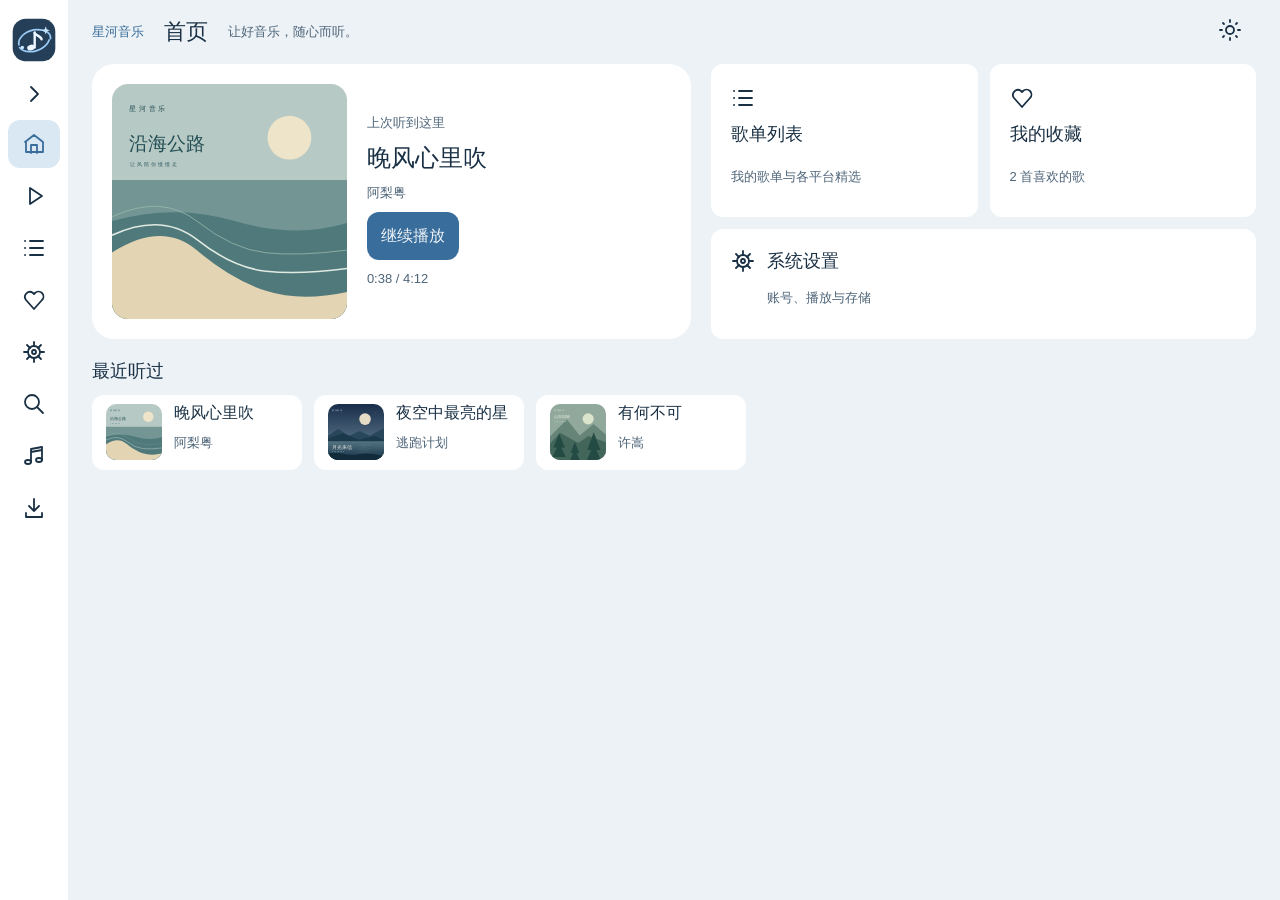
<file: design/landscape-v1/index.html>
<!doctype html>
<html lang="zh-CN">
<head><meta charset="utf-8"><meta name="viewport" content="width=device-width,initial-scale=1"><meta name="color-scheme" content="dark light"><title>星河音乐</title><link rel="stylesheet" href="styles.css"></head>
<body>
<div class="app">
  <aside class="rail"><a class="brand" href="#home" aria-label="星河音乐首页"><img src="../portrait-v1/assets/logo.svg" alt="星河音乐"><span>星河音乐</span></a><button id="collapse" aria-label="展开侧栏" aria-expanded="false"></button><nav id="navigation" aria-label="主导航"></nav></aside>
  <div class="workspace"><header><span class="wordmark">星河音乐</span><h1 id="heading">首页</h1><div id="header-extra"></div><button id="theme" aria-label="切换主题"></button></header><main id="content"></main><footer id="mini"></footer></div>
</div>
<dialog id="dialog"><div class="dialog-heading"><h2 id="dialog-title"></h2><button id="close-dialog" aria-label="关闭"></button></div><div id="dialog-content"></div></dialog><div id="notice" role="status" aria-live="polite"></div>
<script src="app.js"></script>
</body></html>
</file>
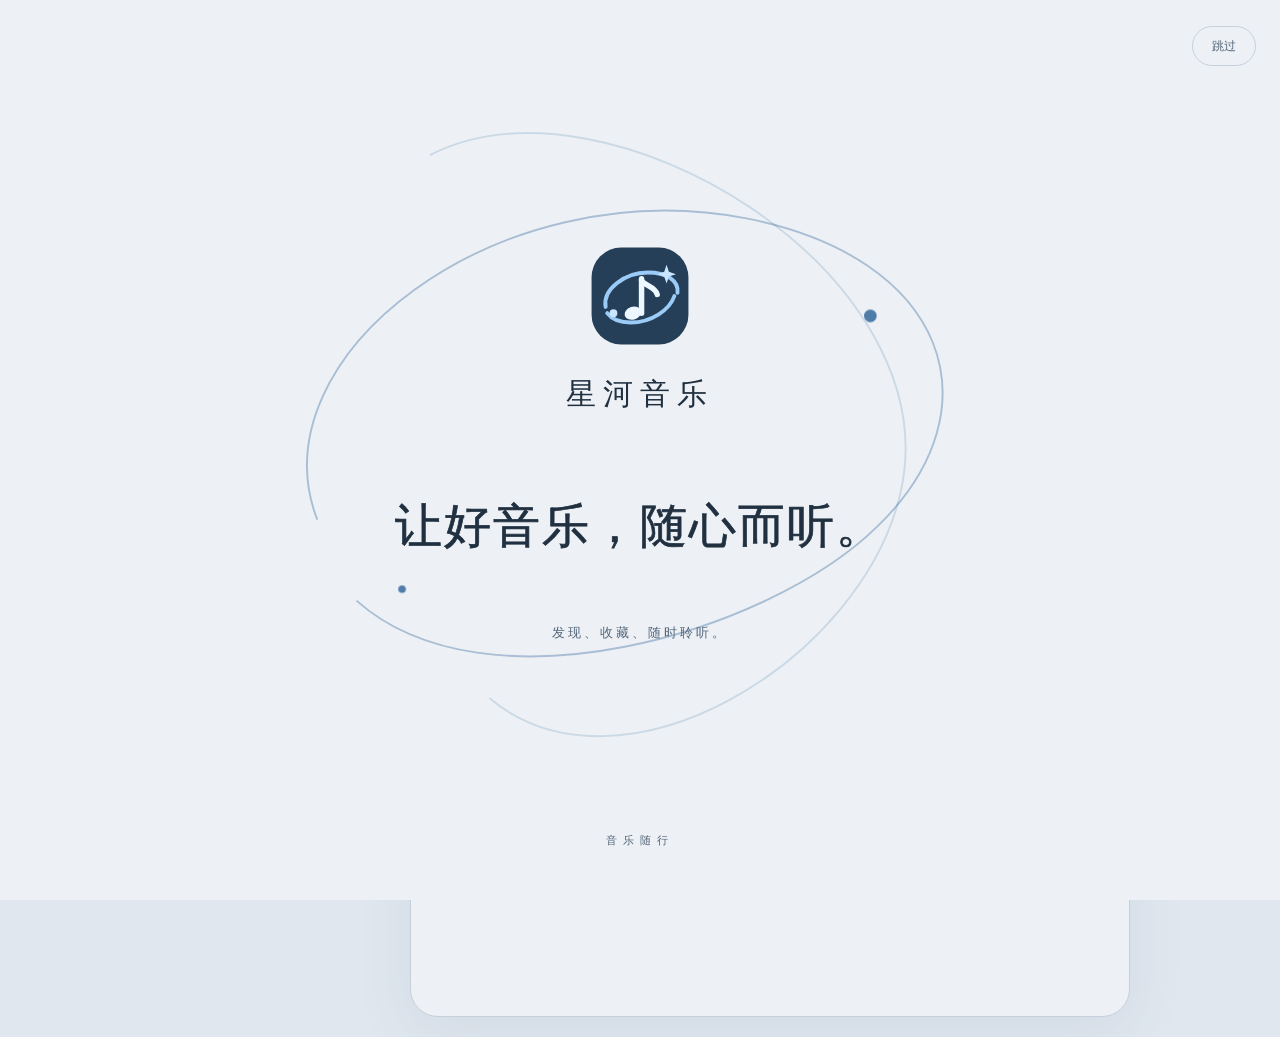
<file: design/portrait-v1/index.html>
<!doctype html>
<html lang="zh-CN">
<head>
  <meta charset="utf-8"><meta name="viewport" content="width=device-width,initial-scale=1">
  <meta name="color-scheme" content="dark light">
  <title>星河音乐</title>
  <link rel="stylesheet" href="styles.css">
</head>
<body>
  <aside class="review-rail">
    <div class="rail-heading"><a class="studio-brand" href="#home"><img class="brand-logo" src="assets/logo.svg" alt="星河音乐标志"><span class="brand-copy">星河音乐<small>音乐随行</small></span></a><button id="rail-toggle" class="rail-toggle" aria-label="收起侧边栏" aria-expanded="true" title="收起侧边栏"><svg class="icon" viewBox="0 0 24 24" aria-hidden="true"><path d="m15 5-7 7 7 7"/></svg></button></div>
    <p class="rail-label">页面预览</p>
    <nav id="review-nav" aria-label="设计页面"></nav>
    <div class="rail-bottom"><div class="review-tools"><button id="theme-preview" title="切换日间">切换日间</button><button id="actual-preview" title="铺满窗口">铺满窗口</button><button id="replay-splash" title="重播开屏">重播开屏</button></div><a href="design-guide.html" class="guide-link" title="功能说明">功能说明 ↗</a><small>静态预览</small></div>
  </aside>
  <main class="stage">
    <div class="stage-caption"><span>星河音乐</span><span id="page-caption">首页</span></div>
    <div class="device" id="device">
      <header class="status-bar"><span>09:41</span><a class="status-brand" href="#home"><img src="assets/logo.svg" alt=""><span>星河音乐</span></a><span class="status-spacer" aria-hidden="true"></span></header>
      <div id="screen"></div>
      <div id="mini-player"></div>
      <div id="overlay-root"></div>
      <div id="toast" role="status" aria-live="polite"></div>
    </div>
  </main>
  <div id="splash-root"></div>
  <script src="video.js"></script>
  <script src="app.js"></script>
  <script src="splash.js"></script>
</body>
</html>
</file>
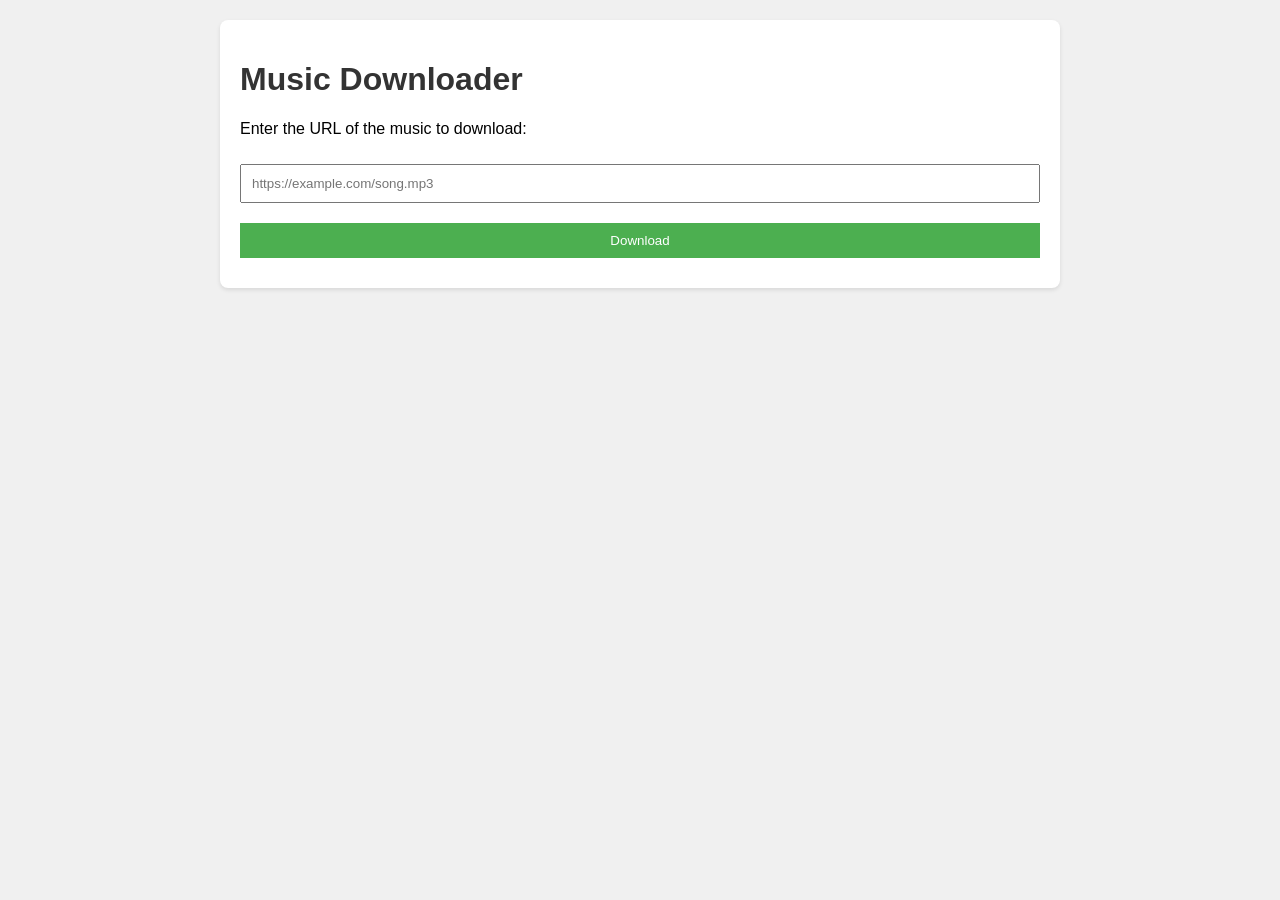
<file: engine/upstream/desktop/index.html>
<!DOCTYPE html>
<html lang="en">
<head>
    <meta charset="UTF-8">
    <meta name="viewport" content="width=device-width, initial-scale=1.0">
    <title>Music DL Desktop</title>
    <style>
        body {
            font-family: Arial, sans-serif;
            margin: 0;
            padding: 20px;
            background-color: #f0f0f0;
        }
        h1 {
            color: #333;
        }
        .container {
            max-width: 800px;
            margin: 0 auto;
            background: white;
            padding: 20px;
            border-radius: 8px;
            box-shadow: 0 2px 4px rgba(0,0,0,0.1);
        }
        input, button {
            margin: 10px 0;
            padding: 10px;
            width: 100%;
            box-sizing: border-box;
        }
        button {
            background-color: #4CAF50;
            color: white;
            border: none;
            cursor: pointer;
        }
        button:hover {
            background-color: #45a049;
        }
    </style>
</head>
<body>
    <div class="container">
        <h1>Music Downloader</h1>
        <p>Enter the URL of the music to download:</p>
        <input type="text" id="urlInput" placeholder="https://example.com/song.mp3">
        <button onclick="downloadMusic()">Download</button>
        <div id="status"></div>
    </div>

    <script>
        function downloadMusic() {
            const url = document.getElementById('urlInput').value;
            const status = document.getElementById('status');
            if (url) {
                status.innerHTML = 'Downloading...';
                // Here you would integrate with the music-dl backend
                // For now, just simulate
                setTimeout(() => {
                    status.innerHTML = 'Download completed!';
                }, 2000);
            } else {
                status.innerHTML = 'Please enter a URL.';
            }
        }
    </script>
</body>
</html>
</file>
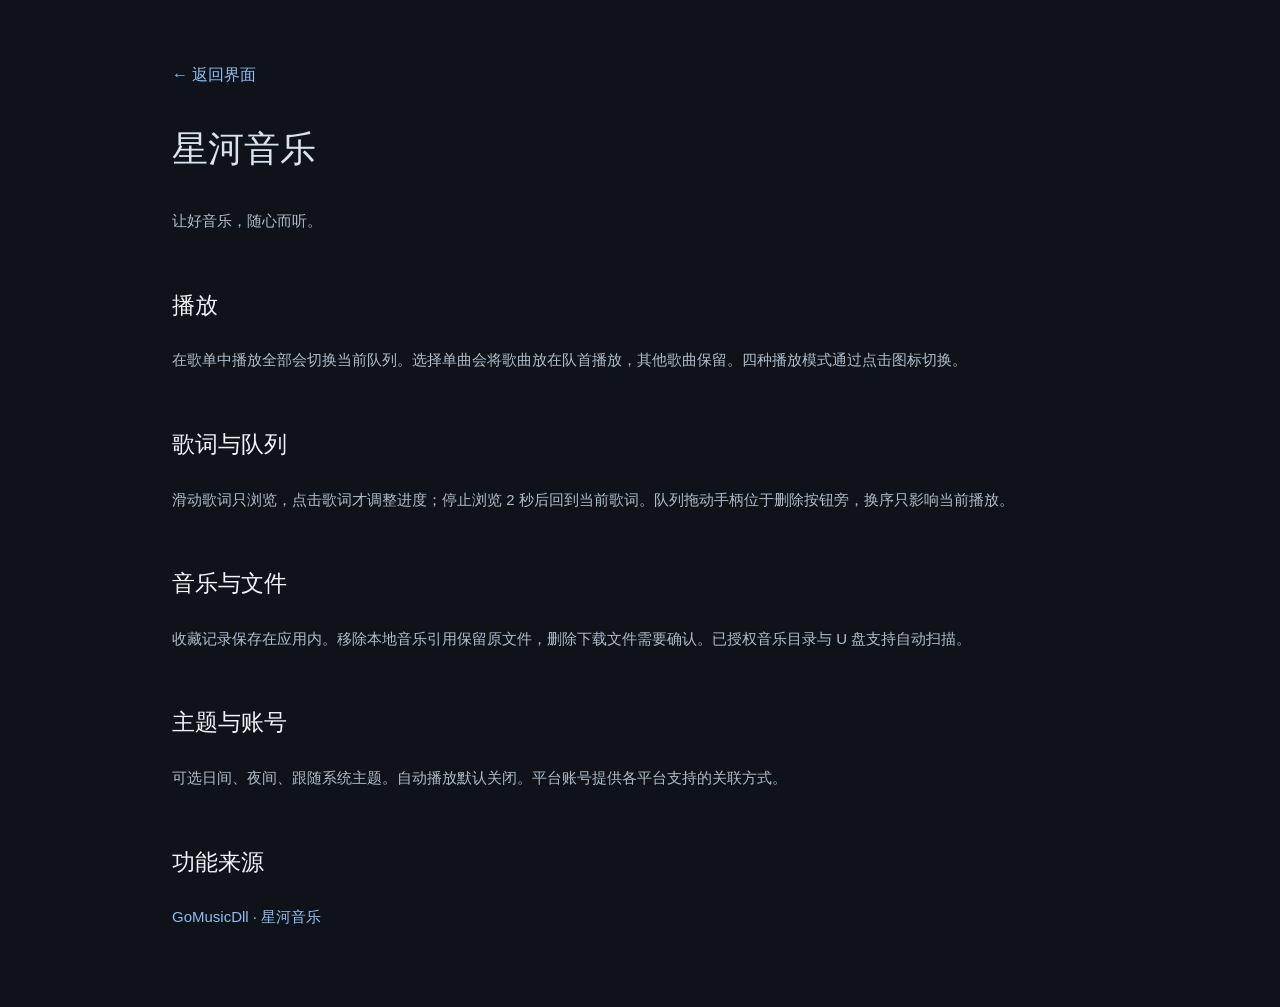
<file: design/portrait-v1/design-guide.html>
<!doctype html>
<html lang="zh-CN"><head><meta charset="utf-8"><meta name="viewport" content="width=device-width,initial-scale=1"><title>星河音乐 · 功能说明</title><link rel="stylesheet" href="styles.css"></head><body><main class="design-guide"><a href="index.html">← 返回界面</a><h1>星河音乐</h1><p>让好音乐，随心而听。</p><h2>播放</h2><p>在歌单中播放全部会切换当前队列。选择单曲会将歌曲放在队首播放，其他歌曲保留。四种播放模式通过点击图标切换。</p><h2>歌词与队列</h2><p>滑动歌词只浏览，点击歌词才调整进度；停止浏览 2 秒后回到当前歌词。队列拖动手柄位于删除按钮旁，换序只影响当前播放。</p><h2>音乐与文件</h2><p>收藏记录保存在应用内。移除本地音乐引用保留原文件，删除下载文件需要确认。已授权音乐目录与 U 盘支持自动扫描。</p><h2>主题与账号</h2><p>可选日间、夜间、跟随系统主题。自动播放默认关闭。平台账号提供各平台支持的关联方式。</p><h2>功能来源</h2><p><a href="https://github.com/guohuiyuan/go-music-dl" target="_blank" rel="noopener">GoMusicDll</a> · <a href="https://github.com/liangle902/CarMusic" target="_blank" rel="noopener">星河音乐</a></p></main></body></html>
</file>
<file: design/landscape-v1/styles.css>
:root{--bg:#151b23;--surface:#202832;--soft:#293440;--ink:#f8fafc;--muted:#aebac7;--accent:#8ebef2;--selected:#263f58;--danger:#e85063;--rule:#3b4858;color-scheme:dark;font-family:"Microsoft YaHei","Noto Sans SC",sans-serif}
*{box-sizing:border-box}body{margin:0;background:var(--bg);color:var(--ink)}body.day{--bg:#edf2f6;--surface:#fff;--soft:#e0e9f0;--ink:#193044;--muted:#4e6579;--accent:#396d9b;--selected:#dae8f3;--rule:#bbcad5;color-scheme:light}button,input,select{font:inherit}button{border:0;color:inherit;background:transparent;cursor:pointer;min-height:48px;border-radius:12px;padding:8px 14px}button:hover{background:var(--soft)}button:focus-visible,a:focus-visible,input:focus-visible{outline:3px solid var(--accent);outline-offset:3px}button:active{opacity:.72}button.primary{background:var(--accent);color:var(--bg)}button.icon{width:48px;padding:12px;flex-shrink:0}svg{height:24px;width:24px;stroke:currentColor;stroke-width:1.8;fill:none;stroke-linecap:round;stroke-linejoin:round}button.play{height:60px;width:60px;background:var(--accent);color:var(--bg);border-radius:50%}.app{display:flex;height:100dvh;padding:env(safe-area-inset-top) env(safe-area-inset-right) env(safe-area-inset-bottom) env(safe-area-inset-left);overflow:hidden}.rail{flex:0 0 68px;background:var(--surface);padding:8px;display:flex;flex-direction:column;align-items:center;overflow:hidden}.rail.expanded{flex-basis:172px}.brand{display:flex;align-items:center;gap:12px;text-decoration:none;color:var(--ink);min-height:64px}.brand img{width:44px;height:44px}.brand span,.nav-label{display:none}.expanded .brand span,.expanded .nav-label{display:block}.rail>button{width:100%}.rail nav{width:100%;overflow:auto;min-height:0;display:grid;gap:4px}.rail nav button{display:flex;align-items:center;gap:12px;width:100%;justify-content:center;text-align:left;flex-shrink:0}.expanded nav button{justify-content:flex-start}.rail nav .active,.tabs .active,.section-nav .active{background:var(--selected);color:var(--accent)}.workspace{min-width:0;flex:1;display:flex;flex-direction:column;padding:0 24px}header{height:64px;flex-shrink:0;display:flex;align-items:center;gap:20px}.wordmark{font-size:13px;color:var(--accent)}h1{font-size:22px;font-weight:500;margin:0;flex:1}h2{font-weight:500;font-size:22px;margin:0}h3{font-weight:500;margin:0;font-size:18px}p{margin:8px 0;color:var(--muted);font-size:13px;line-height:1.7}main{flex:1;min-height:0;overflow:auto;padding-bottom:12px}.card{background:var(--surface);border-radius:22px;padding:20px}.home{display:grid;grid-template-columns:1.1fr 1fr;gap:20px}.welcome{grid-column:1/-1}.welcome h2{font-size:28px}.hero{display:flex;gap:20px;align-items:center}.hero img{width:42%;max-width:250px;aspect-ratio:1;object-fit:cover;border-radius:16px}.hero>div{min-width:0;flex:1}.entries{display:grid;grid-template-columns:1fr 1fr;gap:12px}.entry{text-align:left;background:var(--surface);padding:20px;display:flex;flex-direction:column;justify-content:center;gap:12px}.entry h3{margin:0}.recent{grid-column:1/-1}.recent-items{display:flex;gap:12px;overflow:auto;margin-top:12px}.recent-items button{display:flex;align-items:center;gap:12px;background:var(--surface);text-align:left;min-width:210px}.recent-items img{width:56px;height:56px;object-fit:cover;border-radius:10px}.player{height:100%;min-height:0;display:grid;grid-template-columns:40% 1fr;grid-template-rows:minmax(0,1fr) auto;gap:20px 32px}.record{min-height:0;display:flex;align-items:center;gap:20px}.record-art{width:min(45%,250px);max-height:100%;aspect-ratio:1;object-fit:cover;border-radius:20px}.record-info{min-width:0;flex:1}.track-title{display:block;overflow:hidden;white-space:nowrap;text-overflow:ellipsis;font-size:24px}.source{font-size:11px;color:var(--muted)}.lyrics{min-height:0;overflow:auto;scroll-behavior:smooth;text-align:center;display:flex;flex-direction:column;align-items:stretch;scroll-padding-top:20px}.lyrics button{font-size:18px;padding:14px 0;color:var(--muted);min-height:56px;flex-shrink:0}.lyrics button.active{color:var(--accent);font-size:22px}.transport{grid-column:1/-1;display:flex;flex-direction:column;gap:8px}.seek{display:flex;align-items:center;gap:12px;font-size:12px;color:var(--muted)}input[type=range]{flex:1;min-width:0;accent-color:var(--accent)}.transport-buttons{display:flex;align-items:center;justify-content:space-between}.central-controls{display:flex;align-items:center;gap:24px}.heart.selected{color:var(--danger)}.tabs{display:flex;gap:8px;overflow:auto;margin-bottom:12px;white-space:nowrap}.tabs button{flex-shrink:0}.library{height:100%;display:flex;flex-direction:column}.library-body{flex:1;min-height:0;display:grid;grid-template-columns:108px 1fr;gap:20px}.section-nav{display:flex;flex-direction:column;gap:8px;overflow:auto}.section-nav button{text-align:left}.playlist-grid{overflow:auto;display:grid;grid-template-columns:repeat(auto-fill,minmax(145px,1fr));align-content:start;gap:20px}.playlist-card{padding:0;text-align:left}.playlist-card img{width:100%;aspect-ratio:1;object-fit:cover;border-radius:16px}.playlist-card h3{font-size:14px;margin-top:10px}.song-list{height:100%;display:flex;flex-direction:column;min-height:0}.song-list>div.rows{overflow:auto;flex:1;min-height:0}.song{display:flex;gap:12px;align-items:center;min-height:84px;border-bottom:1px solid var(--rule)}.song>img{width:48px;height:48px;object-fit:cover;border-radius:10px}.song-info{flex:1;text-align:left;min-width:0;padding-left:0}.song .track-title{font-size:16px}.song small{display:block;color:var(--muted);margin-top:4px}.toolbar{display:flex;align-items:center;flex-wrap:wrap;gap:8px;margin-bottom:8px}.toolbar h3{flex:1}.search{height:100%;display:grid;grid-template-columns:240px 1fr;gap:24px}.search-controls{overflow:auto;min-height:0}.search-controls input{width:100%;min-height:52px;border:1px solid var(--rule);padding:12px;border-radius:12px;background:var(--surface);color:var(--ink)}.search-controls .tabs{flex-wrap:wrap;overflow:visible;margin:12px 0}.search-controls>button{width:100%}.settings{height:100%;display:grid;grid-template-columns:152px 1fr;gap:28px}.settings-content{overflow:auto;min-height:0}.setting-row{display:flex;align-items:center;justify-content:space-between;gap:20px;min-height:64px;border-bottom:1px solid var(--rule)}.setting-row input{width:24px;height:24px;accent-color:var(--accent)}.setting-row select{background:var(--surface);color:var(--ink);border:1px solid var(--rule);padding:12px;border-radius:10px}footer:not(:empty){margin-bottom:8px;padding:4px 12px;background:var(--surface);border-radius:14px;display:flex;align-items:center;gap:12px;min-height:56px}footer>div{flex:1;min-width:0}footer .track-title{font-size:14px}dialog{border:0;border-radius:24px;background:var(--surface);color:var(--ink);width:min(620px,90vw);max-height:90dvh;padding:20px}dialog::backdrop{background:#0009}.dialog-heading{display:flex;align-items:center;justify-content:space-between;gap:16px;margin-bottom:12px}#dialog-content{overflow:auto;max-height:calc(90dvh - 112px)}.queue-row{display:flex;align-items:center;gap:8px;min-height:70px;border-bottom:1px solid var(--rule)}.queue-row .song-info{flex:1}.queue-row.dragging{background:var(--selected)}.queue-row .grip{cursor:grab;touch-action:none}.qr{width:180px;height:180px;background:#fff;color:#111;display:grid;place-items:center;margin:12px auto}.qr svg{width:140px;height:140px}#notice{position:fixed;left:50%;bottom:24px;transform:translateX(-50%);background:var(--selected);border:1px solid var(--rule);border-radius:14px;padding:12px 20px;display:none;font-size:14px;z-index:5}
@media(min-width:1000px){.record{flex-direction:column;justify-content:center;text-align:center}.record-art{width:auto;height:min(65%,360px)}.record-info{flex:0;width:100%}.record .track-title{margin-top:12px}}
@media(max-height:479px) and (min-width:600px){.workspace{padding:0 16px}header{height:48px}.brand{min-height:44px}.brand img{width:32px;height:32px}.home{gap:12px;grid-template-columns:1.2fr 1fr}.welcome h2{font-size:22px}.welcome p{margin:4px 0}.hero{padding:16px;gap:16px}.entry{padding:14px;gap:6px}.entry p{margin:0;font-size:12px}.entry h3{font-size:16px}.recent-items{margin-top:8px}.player{gap:8px 24px;grid-template-columns:42% 1fr}.record{gap:16px}.record-art{max-width:160px}.track-title{font-size:20px}.lyrics button{padding:8px 0;min-height:48px;font-size:16px}.lyrics button.active{font-size:18px}.transport{gap:0}.transport-buttons{height:56px}button.play{width:52px;height:52px}.tabs{margin-bottom:4px}.playlist-grid{grid-template-columns:repeat(auto-fill,minmax(110px,1fr));gap:12px}.song{min-height:72px}.settings{gap:20px}.setting-row{min-height:56px}.search{grid-template-columns:220px 1fr;gap:20px}.qr{height:140px;width:140px}.qr svg{height:110px;width:110px}}
@media(max-width:599px){.workspace{padding:0 16px}.home{display:flex;flex-direction:column}.hero img{width:38%}.player{grid-template-columns:1fr;grid-template-rows:minmax(0,1fr) minmax(0,1fr) auto;gap:12px}.record{justify-content:center}.record-art{max-height:100%;width:38%}.lyrics{min-height:100px}.transport{grid-column:auto}.search,.settings{display:flex;flex-direction:column;gap:12px}.search-controls{flex-shrink:0;max-height:200px}.search-controls .tabs{flex-wrap:nowrap;overflow:auto}.search-controls>button{width:auto}.search .song-list{flex:1}.settings .section-nav{flex-direction:row;flex-shrink:0}.settings .section-nav button{white-space:nowrap}.settings-content{flex:1}.playlist-grid{grid-template-columns:repeat(2,minmax(0,1fr))}.library-body{grid-template-columns:84px 1fr;gap:12px}.rail.expanded{flex-basis:150px}.welcome h2{font-size:24px}}
@media(prefers-reduced-motion:reduce){*{scroll-behavior:auto!important;transition:none!important}}

.entries .entry:last-child{grid-column:1/-1;display:grid;grid-template-columns:24px 1fr;column-gap:12px;row-gap:4px}.entries .entry:last-child svg{grid-row:1/3}.entries .entry:last-child p{grid-column:2}

.horizontal .welcome{display:none}.horizontal h1{flex:0 0 auto}.horizontal #header-extra{flex:1;min-width:0;display:flex;align-items:center;gap:12px}.header-slogan{color:var(--muted);font-size:13px;overflow:hidden;text-overflow:ellipsis;white-space:nowrap}.search-input{min-width:0;flex:1;width:100%;min-height:48px;border:1px solid var(--rule);padding:10px 14px;border-radius:12px;background:var(--surface);color:var(--ink)}@media(min-width:600px) and (max-height:479px){.playlist-card img{aspect-ratio:auto;height:88px;object-fit:cover}.search-controls .tabs{margin-top:0}.wordmark{display:none}.playlist-grid{grid-template-columns:repeat(auto-fill,minmax(128px,1fr))}}

.search{display:flex;flex-direction:column;gap:8px}.search-controls{overflow:visible;flex:0 0 auto}.search-filter{display:flex;align-items:center;gap:8px;flex-wrap:wrap}.search-filter .tabs{margin:0;gap:8px;overflow:visible}.search-filter button{font-size:13px}.search .song-list{flex:1;min-height:0}.source-status{color:var(--muted);font-size:12px!important}.source-options{flex-wrap:wrap;overflow:visible}.horizontal #header-extra:has(.search-input){justify-content:flex-end}.horizontal .search-input{flex:0 1 310px;width:310px;max-width:100%;background:var(--soft);border:0;border-radius:24px;min-height:48px}.horizontal #header-extra>.primary{flex-shrink:0}.horizontal #header-extra{gap:8px}
</file>
<file: design/portrait-v1/styles.css>
:root{--bg:#151b23;--surface:#202832;--raised:#293440;--ink:#f0f4f8;--muted:#aebac7;--subtle:#8293a5;--line:#354351;--accent:#8ebef2;--accent-fill:#263f58;--on-accent:#132332;--danger:#edaaa8;--radius:20px;--font:"Microsoft YaHei UI","Microsoft YaHei","PingFang SC",sans-serif}
*{box-sizing:border-box}body{margin:0;background:#0f1319;color:var(--ink);font-family:var(--font);font-size:16px}button,input,select,textarea{font:inherit}button,a,input,select{ -webkit-tap-highlight-color:transparent}button{color:inherit;cursor:pointer;border:0;background:none}a{color:inherit;text-decoration:none}button:focus-visible,a:focus-visible,input:focus-visible,select:focus-visible{outline:3px solid var(--accent);outline-offset:4px}button:active{opacity:.7}button:disabled{opacity:.45;cursor:default}.review-rail{width:260px;position:fixed;inset:0 auto 0 0;padding:36px 24px;background:#171c24;border-right:1px solid #29323d;display:flex;flex-direction:column;z-index:5}.studio-brand{display:flex;align-items:center;gap:14px;font-weight:600;font-size:20px}.brand-mark{display:grid;place-items:center;width:42px;height:42px;border-radius:13px;background:#8ebef2;color:#182633;font-size:22px}.studio-brand small{display:block;font-size:11px;font-weight:400;color:#97a9bc;margin-top:6px}.rail-label{margin:42px 0 14px;color:#97a9bc;font-size:12px}#review-nav{display:flex;flex-direction:column;gap:4px}#review-nav a{padding:10px 12px;display:flex;gap:12px;align-items:center;border-radius:8px;font-size:13px;color:#afbdcc}#review-nav a.active{color:#d5e8ff;background:#2b3b50}#review-nav svg{width:18px;height:18px}.rail-bottom{margin-top:auto;padding-top:28px;font-size:12px;color:#97a9bc}.rail-bottom p{margin:7px 0}.rail-bottom a{display:block;color:#c1d6ed;margin:22px 0}.rail-bottom small{font-size:11px;line-height:1.8}.review-tools{display:flex;gap:8px;margin-top:16px}.review-tools button{padding:8px;background:#283342;border-radius:7px;font-size:11px}.stage{padding:30px 30px 20px;margin-left:260px;display:flex;flex-direction:column;align-items:center}.stage-caption{display:flex;justify-content:space-between;width:min(100%,720px);font-size:12px;color:#97a9bc;margin-bottom:16px}.stage-note{font-size:11px;color:#8191a4;line-height:1.8;text-align:center}.device{position:relative;width:720px;height:960px;background:var(--bg);border:1px solid #354351;border-radius:28px;overflow:hidden;display:flex;flex-direction:column;box-shadow:0 24px 80px #0005;color:var(--ink)}.status-bar{height:44px;flex:none;padding:0 28px;display:flex;align-items:center;justify-content:space-between;font-size:13px;color:var(--muted);border-bottom:1px solid var(--line)}.status-center{font-size:11px;letter-spacing:2px}.status-bar i{display:inline-block;width:6px;height:6px;border-radius:50%;background:var(--accent);margin:0 8px}#screen{flex:1;min-height:0;overflow-y:auto;scrollbar-width:thin;scrollbar-color:var(--line) transparent;position:relative}.page{padding:28px 32px 24px;min-height:100%}.page-head{display:flex;align-items:center;justify-content:space-between;margin-bottom:26px;gap:16px}.page-head h1{font-size:28px;font-weight:600;margin:0;letter-spacing:.02em}.page-head p{font-size:14px;color:var(--muted);margin:8px 0 0}.page-head .head-left{display:flex;align-items:center;gap:12px}.icon{width:24px;height:24px;stroke:currentColor;stroke-width:1.7;fill:none;stroke-linecap:round;stroke-linejoin:round;flex:none}.icon-button{height:48px;min-width:48px;display:inline-flex;align-items:center;justify-content:center;border-radius:50%;background:var(--surface)}.button{min-height:48px;padding:12px 22px;border-radius:14px;display:inline-flex;justify-content:center;align-items:center;gap:10px;background:var(--raised);font-weight:500;font-size:15px}.button.primary{background:var(--accent);color:var(--on-accent)}.button.ghost{background:transparent;border:1px solid var(--line)}.button.small{min-height:40px;padding:9px 15px;font-size:13px}.text-button{color:var(--accent);min-height:44px;padding:8px 0;display:inline-flex;align-items:center;gap:6px}.text-button .icon{width:18px;height:18px}.muted{color:var(--muted)}.section-heading{display:flex;justify-content:space-between;align-items:center;margin:24px 0 14px}.section-heading h2{font-size:18px;font-weight:500;margin:0}.section-heading small{color:var(--muted);font-size:12px}.section-heading button{font-size:13px}.cover{display:block;object-fit:cover;border-radius:14px;width:100%;aspect-ratio:1}.home-welcome{margin-bottom:26px}.home-welcome h1{font-size:29px;font-weight:500;margin:0}.home-welcome p{margin:9px 0 0;color:var(--muted);font-size:14px}.home-player{position:relative;display:grid;grid-template-columns:228px 1fr;gap:26px;padding:24px;background:var(--surface);border-radius:24px;align-items:center}.home-player .cover{border-radius:16px}.eyebrow{font-size:12px;color:var(--muted);display:flex;align-items:center;gap:6px;margin:0 0 16px}.home-player h2{font-size:28px;margin:0 0 9px;font-weight:500}.home-player .artist{color:var(--muted);font-size:15px;margin:0 0 25px}.home-player .resume-info{margin:12px 0 0;font-size:11px;color:var(--muted)}.entry-grid{display:grid;grid-template-columns:1fr 1fr;gap:16px;margin-top:18px}.entry{background:var(--surface);border-radius:20px;padding:24px;text-align:left;min-height:144px;position:relative}.entry>.icon{color:var(--accent);width:29px;height:29px;margin-bottom:16px}.entry h2{font-size:21px;margin:0 0 8px;font-weight:500}.entry p{font-size:13px;color:var(--muted);margin:0}.entry .arrow{position:absolute;right:20px;top:25px;color:var(--muted)}.settings-entry{display:flex;width:100%;align-items:center;gap:16px;border:1px solid var(--line);border-radius:16px;padding:16px 20px;margin-top:18px;text-align:left}.settings-entry>.icon{color:var(--muted)}.settings-entry strong{font-weight:500;font-size:16px}.settings-entry small{display:block;font-size:12px;color:var(--muted);margin-top:5px}.settings-entry .arrow{margin-left:auto}.recent-strip{display:grid;grid-template-columns:repeat(3,1fr);gap:14px}.recent-item{text-align:left;padding:0;display:flex;align-items:center;gap:10px}.recent-item img{width:48px;height:48px;border-radius:9px}.recent-item strong{font-size:12px;font-weight:500;display:block}.recent-item small{display:block;color:var(--muted);font-size:10px;margin-top:5px}#mini-player:empty{display:none}.mini-player{display:flex;align-items:center;gap:13px;height:76px;border-top:1px solid var(--line);padding:12px 26px;background:var(--surface)}.mini-song{display:flex;align-items:center;gap:13px;flex:1;min-width:0;text-align:left;padding:0}.mini-song img{width:48px;height:48px;border-radius:8px}.mini-song strong{font-size:15px;font-weight:500;display:block}.mini-song small{display:block;font-size:11px;color:var(--muted);margin-top:5px}.mini-player .icon-button{background:transparent}.playing-page{padding-top:20px}.playing-page .page-head{margin-bottom:25px}.playing-page .page-head h1{font-size:17px}.playing-page .page-head p{font-size:11px}.player-scene{display:grid;grid-template-columns:278px 1fr;gap:28px;align-items:center;min-height:278px}.artwork-button{padding:0;position:relative;display:block}.artwork-button .cover{border-radius:20px}.lyric-preview{text-align:left;padding:0;width:100%;line-height:1.8}.lyric-preview p{font-size:16px;color:var(--subtle);margin:18px 0}.lyric-preview p.active{font-size:23px;color:var(--accent);font-weight:500;line-height:1.7}.lyric-preview small{font-size:11px;color:var(--muted);display:flex;align-items:center;gap:7px;margin-top:23px}.lyric-preview small .icon{width:15px;height:15px}.track-heading{display:flex;justify-content:space-between;align-items:center;margin:24px 0 20px}.track-heading h2{font-size:27px;font-weight:500;margin:0 0 7px}.track-heading p{font-size:13px;color:var(--muted);margin:0}.quality{display:inline-block;border:1px solid var(--line);padding:2px 6px;border-radius:4px;color:var(--muted);font-size:9px;margin-left:8px}.favorite.selected{color:var(--accent)}.progress{width:100%;accent-color:var(--accent);height:20px;cursor:pointer;margin:0}.time-row{display:flex;justify-content:space-between;font-size:11px;color:var(--muted);margin:5px 0 15px;font-variant-numeric:tabular-nums}.transport{display:flex;align-items:center;justify-content:space-between;gap:18px;padding:0 32px}.transport .side-control{display:flex;flex-direction:column;align-items:center;gap:6px;min-width:66px;font-size:10px;color:var(--muted);min-height:64px;justify-content:center}.transport .side-control svg{width:22px;height:22px}.transport>.skip{width:66px;height:66px}.transport .play-button{width:80px;height:80px;border-radius:50%;background:var(--accent);color:var(--on-accent);display:grid;place-items:center}.transport .play-button svg{width:34px;height:34px}.queue-preview{margin-top:23px;border-top:1px solid var(--line);padding-top:5px}.queue-preview .section-heading{margin:9px 0 5px}.queue-preview .song-row{min-height:62px;padding:9px 0}.song-row{display:flex;align-items:center;gap:14px;min-height:78px;border-bottom:1px solid var(--line);padding:12px 0}.song-row:last-child{border-bottom:0}.song-row .song-cover{width:46px;height:46px;border-radius:8px;object-fit:cover}.song-main{flex:1;min-width:0;text-align:left;padding:0;min-height:44px;display:flex;flex-direction:column;justify-content:center}.song-main strong{font-size:16px;font-weight:500;display:block;overflow:hidden;text-overflow:ellipsis;white-space:nowrap}.song-main small{font-size:11px;color:var(--muted);margin-top:6px;display:block}.song-row.current .song-main strong{color:var(--accent)}.song-row .row-number{font-size:12px;color:var(--muted);width:22px;text-align:center}.song-row .duration{font-size:12px;color:var(--muted);min-width:40px}.song-row .icon-button{background:transparent}.equalizer{display:flex;gap:3px;height:16px;align-items:center;width:22px}.equalizer b{display:block;width:3px;background:var(--accent);border-radius:2px;height:9px}.equalizer b:nth-child(2){height:16px}.equalizer b:nth-child(3){height:12px}.tabs{display:flex;gap:8px;flex-wrap:wrap;border-bottom:1px solid var(--line);padding-bottom:16px;margin-bottom:22px}.tabs button{padding:12px 17px;border-radius:12px;color:var(--muted);font-size:14px;min-height:46px}.tabs button.active{background:var(--accent-fill);color:var(--accent)}.library-layout{display:grid;grid-template-columns:110px 1fr;gap:24px}.library-side{display:flex;flex-direction:column;gap:8px;border-right:1px solid var(--line);padding-right:14px}.library-side button{text-align:left;min-height:52px;border-radius:10px;padding:12px;font-size:14px;color:var(--muted)}.library-side button.active{background:var(--surface);color:var(--ink)}.library-content h2{font-size:18px;font-weight:500;margin:0}.library-content .section-heading{margin:0 0 18px}.playlist-grid{display:grid;grid-template-columns:1fr 1fr;gap:24px 18px}.playlist-card{padding:0;text-align:left;min-width:0}.playlist-card .art-wrap{position:relative}.playlist-card .cover{border-radius:14px}.playlist-card .count{position:absolute;bottom:10px;right:10px;background:#101823d9;color:#fff;border-radius:7px;padding:5px 9px;font-size:10px}.playlist-card h3{font-size:15px;font-weight:500;margin:12px 0 6px}.playlist-card p{font-size:11px;color:var(--muted);margin:0}.account-note{background:var(--surface);border-radius:12px;padding:13px 15px;font-size:12px;display:flex;align-items:center;justify-content:space-between;margin:0 0 20px;color:var(--muted);gap:10px}.account-note span{display:flex;align-items:center;gap:8px}.account-note .icon{width:17px;height:17px}.account-note button{font-size:12px;min-height:32px;color:var(--accent)}.filter-chips{display:flex;gap:8px;margin:0 0 18px;flex-wrap:wrap}.filter-chips button{font-size:12px;border:1px solid var(--line);border-radius:20px;min-height:38px;padding:8px 15px;color:var(--muted)}.filter-chips button.active{background:var(--surface);color:var(--ink);border-color:var(--accent)}.collection-hero{display:flex;align-items:center;gap:22px;margin:3px 0 24px}.collection-art{width:100px;height:100px;border-radius:22px;background:var(--accent-fill);display:grid;place-items:center;color:var(--accent)}.collection-art .icon{width:42px;height:42px}.collection-hero h2{font-size:24px;font-weight:500;margin:0 0 8px}.collection-hero p{font-size:12px;color:var(--muted);margin:0 0 14px}.collection-hero .button{font-size:13px;min-height:40px;padding:10px 15px}.list-toolbar{display:flex;justify-content:space-between;align-items:center;font-size:12px;color:var(--muted);padding:0 0 10px;border-bottom:1px solid var(--line)}.list-toolbar button{min-height:40px;color:var(--muted);font-size:12px}.detail-hero{display:flex;gap:26px;margin:10px 0 24px;align-items:center}.detail-hero img{width:190px;height:190px;border-radius:16px}.detail-hero h2{font-size:28px;font-weight:500;margin:0 0 9px}.detail-hero p{font-size:12px;color:var(--muted);line-height:1.9;margin:8px 0}.detail-actions{display:flex;flex-wrap:wrap;align-items:center;gap:8px;margin-bottom:14px}.detail-actions .button{flex:0 1 auto;font-size:13px;padding:11px;white-space:nowrap}.full-lyrics{text-align:center;height:330px;overflow-y:auto;scrollbar-width:none;padding:14px 0;mask-image:linear-gradient(transparent,#000 12%,#000 88%,transparent)}.full-lyrics button{display:block;width:100%;padding:15px 8px;font-size:23px;color:var(--subtle);line-height:1.5}.full-lyrics button.active{color:var(--accent);font-size:29px;font-weight:500}.lyrics-track{display:flex;align-items:center;gap:13px;margin-top:16px}.lyrics-track img{width:54px;height:54px;border-radius:9px}.lyrics-track strong{font-size:15px;font-weight:500}.lyrics-track small{display:block;font-size:11px;color:var(--muted);margin-top:6px}.lyrics-track button:last-child{margin-left:auto}.lyrics-page .track-heading{margin:14px 0}.queue-page .queue-note{font-size:12px;color:var(--muted);padding:14px 16px;background:var(--surface);border-radius:12px;margin-bottom:18px;line-height:1.8}.queue-page .song-row{gap:10px}.drag-handle{color:var(--muted);cursor:grab;min-height:48px;width:36px;display:grid;place-items:center}.queue-page .song-row.dragging{opacity:.5}.queue-page .song-row.drag-over{border-top:2px solid var(--accent)}.queue-move{display:flex;flex-direction:column}.queue-move button{height:28px;width:30px;color:var(--muted)}.queue-move .icon{width:16px;height:16px}.queue-page .remove{color:var(--muted)}.settings-layout{display:grid;grid-template-columns:132px 1fr;gap:24px}.settings-side{display:flex;flex-direction:column;gap:7px}.settings-side button{font-size:13px;min-height:52px;padding:12px;text-align:left;border-radius:12px;color:var(--muted);display:flex;align-items:center;gap:8px}.settings-side button .icon{width:19px;height:19px}.settings-side button.active{color:var(--accent);background:var(--accent-fill)}.settings-panel h2{font-size:20px;margin:5px 0 7px;font-weight:500}.panel-description{font-size:12px;color:var(--muted);margin:0 0 20px;line-height:1.8}.setting-row{display:flex;align-items:center;justify-content:space-between;gap:16px;padding:20px 0;border-bottom:1px solid var(--line)}.setting-row strong{font-size:14px;font-weight:500;display:block}.setting-row small{font-size:11px;color:var(--muted);line-height:1.8;display:block;margin-top:6px}.switch{position:relative;flex:none;width:48px;height:28px;border-radius:20px;background:#566371;min-width:48px}.switch:after{content:"";position:absolute;left:4px;top:4px;width:20px;height:20px;background:#eef3f8;border-radius:50%;transition:transform .18s}.switch[aria-checked=true]{background:var(--accent)}.switch[aria-checked=true]:after{transform:translateX(20px);background:var(--on-accent)}.setting-select{background:var(--raised);color:var(--ink);border:1px solid var(--line);border-radius:8px;padding:9px 10px;max-width:160px;font-size:12px;min-height:42px}.field{display:block;margin:18px 0}.field>span{font-size:13px;display:block;margin-bottom:10px}.field input,.field textarea{width:100%;background:var(--surface);border:1px solid var(--line);color:var(--ink);border-radius:10px;padding:13px;font-size:13px;min-height:44px}.field small{display:block;font-size:11px;color:var(--muted);line-height:1.8;margin-top:7px}.account-card{border-bottom:1px solid var(--line);padding:18px 0}.account-top{display:flex;justify-content:space-between;align-items:center;margin-bottom:9px}.account-top strong{font-size:15px;font-weight:500}.badge{font-size:10px;padding:4px 8px;border-radius:6px;background:var(--accent-fill);color:var(--accent)}.badge.warning{background:#493b2d;color:#e9c69c}.account-card p{font-size:12px;color:var(--muted);line-height:1.8}.account-buttons{display:flex;gap:10px}.account-buttons button{font-size:12px;min-height:40px;padding:9px 14px}.empty-state{padding:64px 20px;text-align:center}.empty-state>.icon{width:54px;height:54px;color:var(--subtle);margin-bottom:15px}.empty-state h2{font-size:22px;font-weight:500;margin:8px 0}.empty-state p{font-size:13px;color:var(--muted);line-height:1.9;max-width:330px;margin:12px auto 24px}.search-field{display:flex;gap:12px;align-items:center;border:1px solid var(--line);background:var(--surface);padding:0 16px;border-radius:14px;margin-bottom:18px}.search-field input{width:100%;background:none;border:0;color:var(--ink);padding:17px 0;outline:none;min-width:0}.search-field:focus-within{outline:2px solid var(--accent)}.search-field>.icon{color:var(--muted);width:20px}.search-hints{margin-top:28px}.search-hints h2{font-size:16px;font-weight:500}.search-hints button{margin:6px 8px 6px 0}.search-result-info{font-size:12px;color:var(--muted);margin:20px 0}.download-state{font-size:11px;color:var(--accent);min-width:54px}.storage-panel{display:flex;justify-content:space-between;padding:20px;background:var(--surface);border-radius:16px;margin-bottom:22px}.storage-panel strong{font-size:17px;font-weight:500}.storage-panel p{font-size:12px;color:var(--muted);margin:8px 0 0}.network-banner{display:flex;align-items:center;gap:10px;padding:12px 16px;border-radius:12px;background:#493b2d;color:#e9c69c;font-size:12px;margin-bottom:18px}.network-banner .icon{width:18px;height:18px}.vinyl{aspect-ratio:1;border-radius:50%;background:repeating-radial-gradient(circle at center,#15171b 0 2px,#30343b 3px,#14171b 4px);display:grid;place-items:center;border:8px solid #11151b;position:relative}.vinyl img{width:43%;border-radius:50%;aspect-ratio:1}.vinyl:after{content:"";position:absolute;width:12px;height:12px;border-radius:50%;background:#dbe4ef;border:3px solid #303a48}.modal-scrim{position:absolute;inset:0;z-index:8;background:#070d16ad;display:flex;align-items:center;justify-content:center;padding:32px}.modal{max-width:470px;width:100%;background:var(--surface);border:1px solid var(--line);border-radius:24px;padding:26px}.modal-head{display:flex;justify-content:space-between;align-items:center;margin-bottom:16px}.modal-head h2{font-size:21px;font-weight:500;margin:0}.modal p{color:var(--muted);font-size:13px;line-height:1.9}.modal .menu-item{display:flex;align-items:center;gap:14px;width:100%;text-align:left;min-height:62px;border-bottom:1px solid var(--line);font-size:15px}.modal .menu-item:last-child{border-bottom:0}.qr-placeholder{width:190px;height:190px;margin:24px auto;display:grid;place-items:center;text-align:center;background:#e8eff7;color:#253a50;border-radius:12px;border:12px solid white}.qr-placeholder svg{width:90px;height:90px}.qr-placeholder small{font-size:10px}.modal .modal-actions{display:flex;justify-content:flex-end;gap:10px;margin-top:22px}#toast{position:absolute;bottom:105px;left:50%;transform:translateX(-50%);background:var(--raised);border:1px solid var(--line);padding:13px 20px;border-radius:12px;z-index:12;max-width:90%;font-size:13px;display:none;white-space:normal;text-align:center}#toast.visible{display:flex;align-items:center;gap:15px}#toast button{color:var(--accent);font-size:13px;min-height:30px;white-space:nowrap}.day{--bg:#edf1f5;--surface:#fff;--raised:#e0e7ef;--ink:#203040;--muted:#536579;--subtle:#627589;--line:#c6d0dc;--accent:#285f96;--accent-fill:#dbe8f5;--on-accent:#fff;--danger:#9f4845}.actual .device{width:1440px;height:1920px;font-size:32px;zoom:2}.actual .device{width:720px;height:960px}.actual .stage{align-items:flex-start}.actual .stage-caption{width:1440px}.actual .stage-note{width:1440px}.design-guide{max-width:1000px;margin:0 auto;padding:60px 32px;color:#d9e3ee;line-height:1.9}.design-guide h1{font-size:36px;font-weight:500}.design-guide h2{font-size:23px;margin-top:48px;font-weight:500;color:#f0f4f8}.design-guide h3{font-size:17px;font-weight:500}.design-guide p,.design-guide li{color:#afbdcc;font-size:15px}.design-guide a{color:#8ebef2}.design-guide table{border-collapse:collapse;width:100%;font-size:13px}.design-guide th,.design-guide td{padding:14px;text-align:left;border-bottom:1px solid #354351;vertical-align:top}.design-guide th{color:#f0f4f8}.design-guide td{color:#afbdcc}.swatches{display:flex;gap:16px;flex-wrap:wrap}.swatch{width:145px}.swatch div{height:65px;border-radius:12px;border:1px solid #354351}.swatch p{font-size:12px}.guide-top{display:flex;justify-content:space-between;align-items:center}.guide-tag{font-size:12px;color:#97a9bc}.guide-note{padding:18px 22px;background:#202832;border-radius:14px}.guide-links{display:flex;gap:12px;flex-wrap:wrap}.guide-links a{padding:10px 16px;background:#202832;border-radius:10px}.guide-layout{padding:22px;background:#202832;border-radius:14px;white-space:pre-wrap;font-size:14px;color:#c1d6ed;line-height:2}
.playing-page{padding-bottom:16px}.playing-page .page-head{margin-bottom:16px}.playing-page .player-scene{grid-template-columns:240px 1fr;min-height:240px}.playing-page .lyric-preview p{margin:12px 0}.playing-page .track-heading{margin:16px 0 12px}.playing-page .time-row{margin-bottom:11px}.playing-page .queue-preview{margin-top:16px}.queue-preview .song-row{min-height:56px;padding:6px 0}.queue-preview .song-cover{width:38px;height:38px}.queue-preview .icon-button{height:40px;min-width:40px}
@media(min-width:1600px){.stage{padding-top:40px}.device{width:810px;height:1080px}.home-player{grid-template-columns:260px 1fr}.home-player .artist{margin-bottom:30px}.entry{min-height:165px}.playing-page .player-scene{grid-template-columns:285px 1fr;min-height:285px}.lyric-preview p.active{font-size:26px}.playing-page .track-heading{margin-top:24px}.playing-page .queue-preview{margin-top:24px}.full-lyrics{height:360px}.playlist-grid{gap:26px 22px}}
@media(max-width:1080px){.review-rail{width:205px;padding:28px 18px}.stage{margin-left:205px;padding:20px 16px}.device{width:100%;max-width:720px;height:auto;aspect-ratio:3/4;min-height:850px}.studio-brand{font-size:17px}.studio-brand small{font-size:10px}.home-player{grid-template-columns:38% 1fr;gap:20px}.player-scene{grid-template-columns:45% 1fr;gap:22px;min-height:240px}.page{padding:24px}.home-player h2{font-size:24px}.lyric-preview p.active{font-size:20px}.transport{padding:0 10px}.library-layout{grid-template-columns:95px 1fr;gap:16px}}
@media(max-width:780px){.review-rail{position:relative;width:100%;padding:18px;border-right:0;border-bottom:1px solid #29323d}.studio-brand small{font-size:11px}.rail-label{margin:20px 0 8px}#review-nav{flex-direction:row;overflow:auto;gap:5px}#review-nav a{white-space:nowrap;padding:9px;font-size:12px}#review-nav a svg{display:none}.rail-bottom{padding-top:12px;display:flex;align-items:center;gap:12px;flex-wrap:wrap}.rail-bottom p,.rail-bottom small{display:none}.rail-bottom a{margin:0;font-size:11px}.review-tools{margin:0}.stage{margin-left:0;padding:18px 12px}.device{border-radius:20px;min-height:960px;max-width:720px}.stage-caption{font-size:10px}.page{padding:24px}.stage-note{font-size:10px}}
@media(max-width:480px){.device{min-height:900px;height:900px;aspect-ratio:auto}.page{padding:20px 18px}.status-bar{padding:0 18px}.home-welcome h1{font-size:25px}.home-player{padding:16px;grid-template-columns:40% 1fr;gap:16px}.home-player h2{font-size:22px}.home-player .artist{font-size:12px;margin-bottom:16px}.home-player .button{padding:10px 12px;font-size:12px;min-height:42px}.home-player .resume-info{font-size:10px}.eyebrow{font-size:10px;margin-bottom:10px}.entry{padding:18px;min-height:136px}.entry h2{font-size:19px}.entry p{font-size:11px}.recent-strip{grid-template-columns:1fr}.recent-item{min-height:54px}.recent-item strong{font-size:13px}.page-head h1{font-size:25px}.player-scene{grid-template-columns:44% 1fr;gap:16px;min-height:185px}.lyric-preview p{font-size:12px;margin:12px 0}.lyric-preview p.active{font-size:17px}.lyric-preview small{font-size:10px;margin-top:14px}.track-heading h2{font-size:24px}.track-heading p{font-size:11px}.transport{gap:5px;padding:0}.transport .play-button{width:68px;height:68px}.transport>.skip{width:48px;height:56px}.transport .side-control{min-width:44px}.mini-player{padding:10px 14px}.tabs{gap:4px}.tabs button{padding:10px 12px;font-size:12px}.library-layout{grid-template-columns:72px 1fr;gap:12px}.library-side{padding-right:8px}.library-side button{font-size:12px;padding:10px 7px}.playlist-grid{gap:20px 12px}.playlist-card h3{font-size:12px;line-height:1.6;margin-top:8px}.playlist-card p{font-size:10px;line-height:1.6}.library-content h2{font-size:15px}.account-note{font-size:10px;padding:10px}.account-note button{font-size:10px}.filter-chips{gap:5px}.filter-chips button{font-size:10px;padding:7px 10px}.settings-layout{grid-template-columns:1fr;gap:14px}.settings-side{flex-direction:row;overflow:auto;gap:4px;padding-bottom:8px}.settings-side button{white-space:nowrap;font-size:11px;padding:9px;min-height:40px}.settings-side button .icon{display:none}.setting-row{padding:17px 0}.detail-hero{gap:16px}.detail-hero img{width:120px;height:120px}.detail-hero h2{font-size:23px}.detail-hero p{font-size:10px}.detail-actions{gap:7px}.detail-actions .button{font-size:11px;padding:9px 8px}.detail-actions .icon{width:18px}.song-row{gap:9px}.song-main strong{font-size:14px}.song-main small{font-size:10px}.song-row .song-cover{width:40px;height:40px}.song-row .duration{display:none}.collection-hero{gap:16px}.collection-art{width:80px;height:80px}.collection-hero h2{font-size:22px}.full-lyrics{height:300px}.full-lyrics button{font-size:18px}.full-lyrics button.active{font-size:23px}.queue-page .song-row{gap:5px}.queue-page .song-cover{display:none}.queue-move button{width:24px}.queue-page .remove{min-width:40px}.modal-scrim{padding:16px}.modal{padding:20px}.design-guide{padding:30px 18px}.design-guide h1{font-size:28px}.design-guide table{font-size:11px}.design-guide td,.design-guide th{padding:10px 6px}}
@media(prefers-reduced-motion:reduce){*{scroll-behavior:auto!important;transition:none!important;animation:none!important}}
.lyrics-page .full-lyrics{height:240px}.lyrics-page .track-heading{display:none}.lyrics-page .lyrics-track{margin:16px 0 12px;min-height:55px}
@media(min-width:1600px){.lyrics-page .full-lyrics{height:285px}}
@media(max-width:1080px){.playing-page .player-scene{grid-template-columns:44% 1fr;min-height:210px}.playing-page .lyric-preview p{margin:9px 0}}
@media(max-width:480px){.playing-page .player-scene{min-height:185px}.playing-page .lyric-preview p{margin:9px 0}.lyrics-page .full-lyrics{height:185px}}
/* Shared chrome follows the same theme as the music interface. */
:root{--canvas:#0f1319;--rail:#171c24;--rail-width:260px;--shadow:0 24px 80px #0005}.day{--canvas:#e0e7ef;--rail:#f5f7fa;--shadow:0 16px 60px #34506e15}body{background:var(--canvas)}.review-rail{background:var(--rail);border-color:var(--line);width:var(--rail-width);padding-top:24px;overflow-y:auto;scrollbar-width:thin}.rail-heading{display:flex;align-items:center;gap:12px}.studio-brand{flex:1;min-width:0;font-size:19px}.brand-logo{width:44px;height:44px;flex:none}.brand-copy{white-space:nowrap}.studio-brand small,.rail-label,.rail-bottom,.stage-caption{color:var(--muted)}.rail-toggle{display:grid;place-items:center;min-width:36px;height:40px;color:var(--muted);border-radius:10px}.rail-toggle:hover{background:var(--raised)}.rail-toggle .icon{width:21px;height:21px}#review-nav a{color:var(--muted)}#review-nav a.active{background:var(--accent-fill);color:var(--accent)}.rail-bottom a{color:var(--accent)}.review-tools{flex-wrap:wrap}.review-tools button{background:var(--raised);color:var(--ink);min-height:36px}.stage{margin-left:var(--rail-width);padding-top:24px}.device{width:min(100%,720px);height:calc(100dvh -80px);min-height:640px;max-height:1120px;aspect-ratio:auto;border-color:var(--line);box-shadow:var(--shadow)}.status-brand{display:flex;align-items:center;gap:8px;font-size:12px;letter-spacing:1px}.status-brand img{width:25px;height:25px}.rail-collapsed{--rail-width:80px}.rail-collapsed .review-rail{padding:20px 12px}.rail-collapsed .rail-heading{flex-direction:column;gap:14px}.rail-collapsed .brand-copy,.rail-collapsed .nav-label,.rail-collapsed .rail-label,.rail-collapsed .rail-bottom small,.rail-collapsed .guide-link{display:none}.rail-collapsed #review-nav{margin-top:24px;gap:9px}.rail-collapsed #review-nav a{justify-content:center;min-height:44px;padding:10px}.rail-collapsed #review-nav svg{display:block;width:22px;height:22px}.rail-collapsed .review-tools{flex-direction:column;gap:8px}.rail-collapsed .review-tools button{padding:8px 3px;font-size:10px;line-height:1.6}.rail-collapsed .rail-toggle svg{transform:rotate(180deg)}.immersive .stage{padding:0 0 0 0}.immersive .stage-caption{display:none}.immersive .device{width:100%;max-width:none;height:100dvh;max-height:none;min-height:0;border-radius:0;border:0;box-shadow:none}.immersive .page{max-width:1100px;margin:auto;width:100%}.immersive .playing-page{max-width:960px}.playing-page{display:flex;flex-direction:column;min-height:100%;height:100%;padding-bottom:32px}.playing-page .player-scene{flex:1;grid-template-columns:minmax(0,.95fr) minmax(0,1fr);min-height:260px;gap:32px}.playing-page .artwork-button{max-width:350px;width:100%;justify-self:center}.playing-page .lyric-preview p{margin:20px 0}.playing-page .track-heading{margin:24px 0 18px}.playing-page .transport{padding-top:8px}.lyrics-page .full-lyrics{height:auto;flex:1;min-height:260px;max-height:none}.lyrics-page .lyrics-track{margin-top:24px}.modal{max-height:calc(100% -32px);overflow-y:auto;scrollbar-width:thin}.modal-head{position:sticky;top:-26px;background:var(--surface);z-index:1;padding:8px 0}.material-row{display:flex;align-items:center;gap:14px;border-bottom:1px solid var(--line);padding:16px 0}.material-row>img{width:48px;height:48px;border-radius:9px}.material-row>.icon{width:48px;color:var(--accent)}.material-row>div{flex:1;min-width:0}.material-row strong{display:block;font-size:14px;font-weight:500;overflow-wrap:anywhere}.material-row small{display:block;font-size:11px;color:var(--muted);margin-top:7px}.material-row .button{font-size:12px;padding:10px 13px;min-height:42px}.video-preview{width:240px;aspect-ratio:9/16;position:relative;margin:0 auto 24px;border-radius:18px;overflow:hidden;background:#213044;color:#f0f4f8;border:1px solid var(--line)}.video-preview.square{aspect-ratio:1}.video-preview.portrait{aspect-ratio:3/4}.video-backdrop{position:absolute;inset:-20px;background-size:cover;background-position:center;filter:blur(16px);opacity:.3}.video-preview-content{position:relative;display:flex;flex-direction:column;align-items:center;justify-content:center;min-height:100%;padding:26px 20px;text-align:center}.video-cover{width:125px;height:125px;object-fit:cover;border-radius:12px}.video-preview h2{font-size:20px;font-weight:500;margin:18px 0 7px}.video-preview p{font-size:11px;color:#c3d2e2;margin:4px 0}.video-preview .video-preview-lyric{font-size:15px;color:#ebf3ff;line-height:2;margin-top:24px}.video-watermark{display:flex;align-items:center;gap:6px;margin-top:28px;font-size:10px;color:#c3d2e2}.video-watermark img{width:18px;height:18px}.video-footer{display:flex;justify-content:flex-end;gap:12px;padding-top:24px}.video-materials{max-width:600px;margin:0 auto}.asset-grid{display:grid;grid-template-columns:repeat(3,1fr);gap:14px}.asset-option{padding:5px;border:2px solid transparent;border-radius:13px;text-align:left}.asset-option.selected{border-color:var(--accent);background:var(--accent-fill)}.asset-option img{display:block;width:100%;aspect-ratio:1;border-radius:8px;object-fit:cover}.asset-option span{display:block;font-size:11px;padding:8px 2px 3px;color:var(--muted)}.material-selected{display:flex;align-items:center;gap:14px;margin:0 0 20px}.material-selected img{width:64px;height:64px;object-fit:cover;border-radius:10px}.material-selected strong{font-size:14px;font-weight:500}.material-selected p{margin:6px 0;font-size:11px}.upload-button{display:flex;align-items:center;justify-content:center;gap:10px;min-height:48px;border:1px dashed var(--line);border-radius:12px;margin:18px 0 0;font-size:13px;cursor:pointer;position:relative}.upload-button:focus-within{outline:2px solid var(--accent);outline-offset:3px}.upload-button input{position:absolute;inset:0;opacity:0;width:100%;cursor:pointer}.audio-option{width:100%;display:flex;align-items:center;gap:14px;text-align:left;border:1px solid transparent;border-radius:12px;padding:10px;margin-bottom:7px}.audio-option.selected{background:var(--accent-fill);border-color:var(--accent)}.audio-option img{width:44px;height:44px;border-radius:8px}.audio-option>span{flex:1}.audio-option strong{font-size:14px;font-weight:500;display:block}.audio-option small{display:block;margin-top:6px;font-size:11px;color:var(--muted)}.audio-option>.icon{color:var(--accent)}.selected-file{overflow-wrap:anywhere}.upstream-intro{font-size:13px;line-height:2;color:var(--muted);margin-top:24px}.splash{position:absolute;inset:0;z-index:20;background:var(--bg);display:flex;align-items:center;justify-content:center;overflow:hidden;opacity:1;transition:opacity .4s}.splash.leaving{opacity:0;pointer-events:none}.splash-skip{position:absolute;right:24px;top:26px;min-width:64px;min-height:40px;border:1px solid var(--line);color:var(--muted);border-radius:24px;font-size:12px;z-index:2}.splash-orbit{position:absolute;width:110%;height:auto;max-height:90%;color:var(--accent)}.orbit-line{fill:none;stroke:currentColor;stroke-width:1.5;opacity:.35;stroke-dasharray:1600;stroke-dashoffset:1600;animation:orbit-draw 3.4s ease forwards}.orbit-line.secondary{opacity:.17;animation-delay:.4s}.orbit-star{fill:var(--accent);opacity:0;animation:star-in 1s 1s forwards}.orbit-star.second{animation-delay:1.8s}.splash-content{position:relative;text-align:center;width:100%;padding:0 20px}.splash-logo{width:100px;height:100px;opacity:0;animation:logo-in 1.2s .2s forwards}.splash-content h1{font-size:30px;letter-spacing:7px;font-weight:500;margin:24px 0 22px;opacity:0;animation:logo-in 1s .6s forwards}.slogan-art{width:100%;max-width:640px;overflow:visible}.slogan-art text{font-family:"KaiTi","STKaiti","楷体",serif;font-size:47px;font-weight:500;letter-spacing:2px;fill:transparent;stroke:var(--accent);stroke-width:.7;stroke-dasharray:550;stroke-dashoffset:550;animation:letter-flow 2.6s .8s forwards}.splash-content>p{font-size:13px;letter-spacing:3px;color:var(--muted);opacity:0;animation:logo-in 1.2s 2.3s forwards}.splash-bottom{position:absolute;bottom:52px;font-size:11px;letter-spacing:6px;color:var(--muted);opacity:0;animation:logo-in 1s 2s forwards}@keyframes orbit-draw{to{stroke-dashoffset:0}}@keyframes star-in{to{opacity:.8}}@keyframes logo-in{from{opacity:0;transform:translateY(10px)}to{opacity:1;transform:translateY(0)}}@keyframes letter-flow{0%{stroke-dashoffset:550;fill:transparent}65%{fill:transparent}100%{stroke-dashoffset:0;fill:var(--ink);stroke:var(--ink)}}
@media(max-width:1080px){:root{--rail-width:205px}.rail-heading{gap:5px}.studio-brand{font-size:16px;gap:10px}.brand-logo{width:37px;height:37px}.rail-toggle{min-width:30px}.studio-brand small{font-size:10px}.rail-collapsed{--rail-width:80px}.playing-page .player-scene{gap:22px}}
@media(max-width:780px){.review-rail{position:relative;width:100%;padding:16px 18px;overflow:visible}.rail-heading{justify-content:space-between}.studio-brand{flex:none}.brand-logo{width:40px;height:40px}.rail-label{margin-top:16px}.stage{margin-left:0;padding:16px 12px}.device{height:calc(100dvh -250px);min-height:640px;max-height:none;width:100%;max-width:720px}.rail-collapsed .review-rail{width:100%;padding:12px 18px}.rail-collapsed .rail-heading{flex-direction:row}.rail-collapsed .brand-copy{display:block}.rail-collapsed #review-nav,.rail-collapsed .rail-bottom{display:none}.rail-collapsed .stage{margin-left:0}.rail-collapsed .device{height:calc(100dvh -122px);min-height:620px}#review-nav svg{display:none}.immersive .device{height:calc(100dvh -76px);min-height:0}.rail-bottom{margin-top:8px;padding-top:8px}.review-tools{flex-direction:row}.rail-collapsed .review-tools{flex-direction:row}.playing-page{padding-bottom:24px}.playing-page .player-scene{min-height:230px}.slogan-art text{font-size:44px;letter-spacing:0}.splash-logo{width:82px;height:82px}.splash-content h1{font-size:26px}.splash-content>p{font-size:11px;letter-spacing:1px}}
@media(max-width:480px){.playing-page .player-scene{min-height:210px;gap:16px}.playing-page .lyric-preview p{margin:12px 0}.playing-page .track-heading{margin:20px 0 14px}.material-row{gap:10px;flex-wrap:wrap}.material-row .button{font-size:10px;padding:9px}.video-preview{width:200px}.asset-grid{gap:8px}.video-footer .button{font-size:12px}.splash-content>p{font-size:10px}.lyrics-page .full-lyrics{min-height:230px}}
@media(prefers-reduced-motion:reduce){.splash-logo,.splash-content h1,.splash-content>p,.splash-bottom,.orbit-star{opacity:1;transform:none}.orbit-line{stroke-dashoffset:0}.slogan-art text{fill:var(--ink);stroke:var(--ink);stroke-dashoffset:0}}
.full-lyrics{overscroll-behavior:contain;padding-block:140px;scroll-behavior:smooth}.full-lyrics button,.full-lyrics button.active{font-size:27px;line-height:1.6;min-height:73px;padding:15px 8px;white-space:normal}.lyric-scroll-time{flex:none;height:26px;text-align:center;font-size:11px;color:var(--muted);padding-top:7px}.lyric-scroll-time.positioned{color:var(--accent)}
@media(max-width:480px){.full-lyrics button,.full-lyrics button.active{font-size:21px;min-height:66px}.full-lyrics{padding-block:115px}}
.rail-collapsed .rail-toggle svg{transform:none}.favorite.selected{color:#ed6d81}.favorite.selected .icon{fill:currentColor;stroke:currentColor}.day .favorite.selected{color:#c83250}
.status-spacer{width:36px}.splash-active{overflow:hidden}#splash-root:not(:empty){position:fixed;inset:0;z-index:1000}.splash-content{max-width:760px}.splash-orbit{width:min(90vw,940px);max-height:90vh}.splash-skip{right:max(24px,env(safe-area-inset-right));top:max(26px,env(safe-area-inset-top))}
</file>
